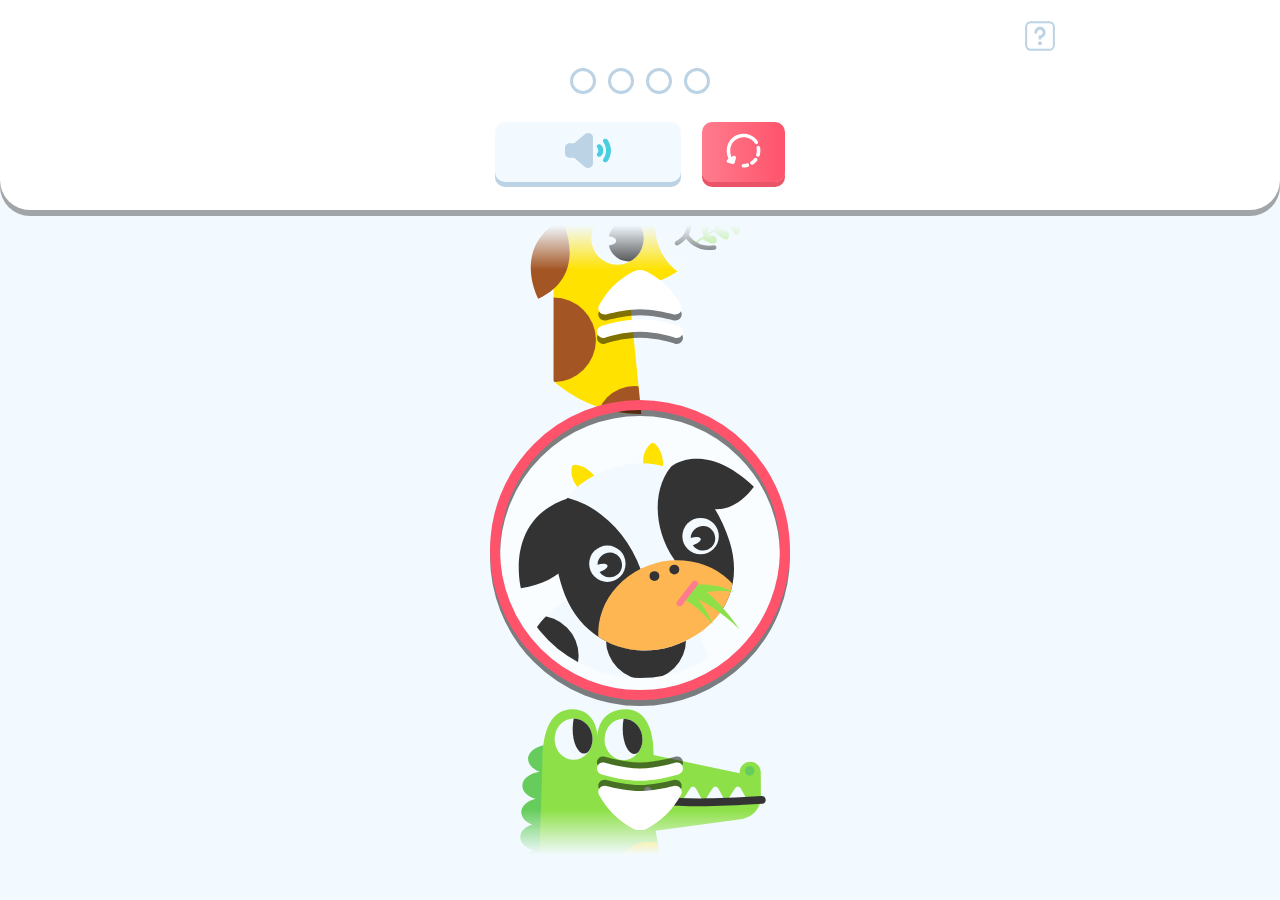
<file: index.html>
<!DOCTYPE html>
<html lang="en">
<head>
    <meta charset="UTF-8">
    <meta name="viewport" content="width=device-width, initial-scale=1.0">
    <title>ZoosPIN</title>
    <link rel="stylesheet" href="style-alt.css"> <!--voor de versie in WIT -->
    <!--<link rel="stylesheet" href="style.css">--> <!--voor de versie in KLEUR -->
    <script defer src="script-slots-alt.js"></script> <!--voor de versie in WIT -->
    <!--<script defer src="script-slots.js"></script>--> <!--voor de versie in KLEUR -->
    <script defer src="script-clone.js"></script> <!-- cloning van de 5 dieren -- voor beide versies -->
    <script type="text/javascript" async src="https://tenor.com/embed.js"></script> <!-- thumbs up & down van TENOR -->
</head>
<body>

<header>

    <div id="help">
        <svg width="32" height="32" viewBox="0 0 32 32" fill="none" xmlns="http://www.w3.org/2000/svg">
            <path d="M2.14307 6.85711C2.14307 4.25348 4.25373 2.14282 6.85735 2.14282H25.1431C27.7467 2.14282 29.8574 4.25349 29.8574 6.85711V25.1428C29.8574 27.7464 27.7467 29.8571 25.1431 29.8571H6.85735C4.25373 29.8571 2.14307 27.7464 2.14307 25.1428V6.85711Z"
                  stroke='#BBD3E5' stroke-width="2"/>
            <path fill-rule="evenodd" clip-rule="evenodd"
                  d="M13.2527 12.3829C13.2527 10.865 14.4832 9.63449 16.0011 9.63449C17.519 9.63449 18.7495 10.865 18.7495 12.3829C18.7495 13.9008 17.519 15.1314 16.0011 15.1314C15.2121 15.1314 14.5725 15.7709 14.5725 16.5599V18.2259C14.5725 19.0149 15.2121 19.6545 16.0011 19.6545C16.7901 19.6545 17.4297 19.0149 17.4297 18.2259V17.8048C19.8336 17.1731 21.6067 14.9851 21.6067 12.3829C21.6067 9.28704 19.0969 6.77734 16.0011 6.77734C12.9052 6.77734 10.3955 9.28704 10.3955 12.3829C10.3955 13.1719 11.0351 13.8115 11.8241 13.8115C12.6131 13.8115 13.2527 13.1719 13.2527 12.3829ZM16.0004 25.2571C17.105 25.2571 18.0004 24.3618 18.0004 23.2571C18.0004 22.1527 17.105 21.2573 16.0004 21.2573C14.8959 21.2573 14.0004 22.1527 14.0004 23.2571C14.0004 24.3618 14.8959 25.2571 16.0004 25.2571Z"
                  fill='#BBD3E5'/>
        </svg>
    </div>
    <div id="slots">
        <div class="slot red"></div>
        <div class="slot yellow"></div>
        <div class="slot blue"></div>
        <div class="slot green"></div>
    </div>
    <div class="assistance">
        <button id="soundButton" class="rectangular-button custom-button">
            <img src="assets/sound.svg" alt="soundbutton">
        </button>

        <button id="undoButton" class="square-button custom-button">
            <img src="assets/undo.svg" alt="undo">
        </button>
    </div>

</header>

<main id="colorborder">

    <div class="wrapper">
        <div class="reel-container mask">
            <div class="reel" id="reel1">
                <img class="picture leeuw" src="assets/leeuw.svg" alt="leeuw">
                <img class="picture giraf" src="assets/giraf.svg" alt="giraf">
                <img class="picture koe" src="assets/koe.svg" alt="koe">
                <img class="picture krokodil" src="assets/krokodil.svg" alt="krokodil">
                <img class="picture poes" src="assets/poes.svg" alt="poes">
            </div>
        </div>
        <div class="upanddown">
            <button id="up">
                <img src="assets/arrow.svg" alt="pijl omhoog">
            </button>
            <button id="down">
                <img src="assets/arrow.svg" alt="pijl omlaag">
            </button>
        </div>
        <div id="choicecircle"></div>
    </div>

    <!-- Success screen overlay -->
    <div id="success">
        <!--<img src="assets/success.svg" alt="success">-->
        <div class="tenor-gif-embed" data-postid="8256945677164093955" data-share-method="host" data-aspect-ratio="1"
             data-width="120%"><a href="https://tenor.com/view/thumbs-up-ok-good-approve-like-gif-8256945677164093955">Thumbs
            Up Ok Sticker</a>from <a href="https://tenor.com/search/thumbs+up-stickers">Thumbs Up Stickers</a></div>
    </div>

    <!-- Invalid PIN screen -->
    <div id="error">
        <!--<img src="assets/fail.svg" alt="error">-->
        <div class="tenor-gif-embed" data-postid="8257014883927409865" data-share-method="host" data-aspect-ratio="1"
             data-width="100%"><a
                href="https://tenor.com/view/thumbs-down-no-don%27t-like-bad-fail-gif-8257014883927409865"></a></div>
    </div>


</main>

</body>
</html>
</file>
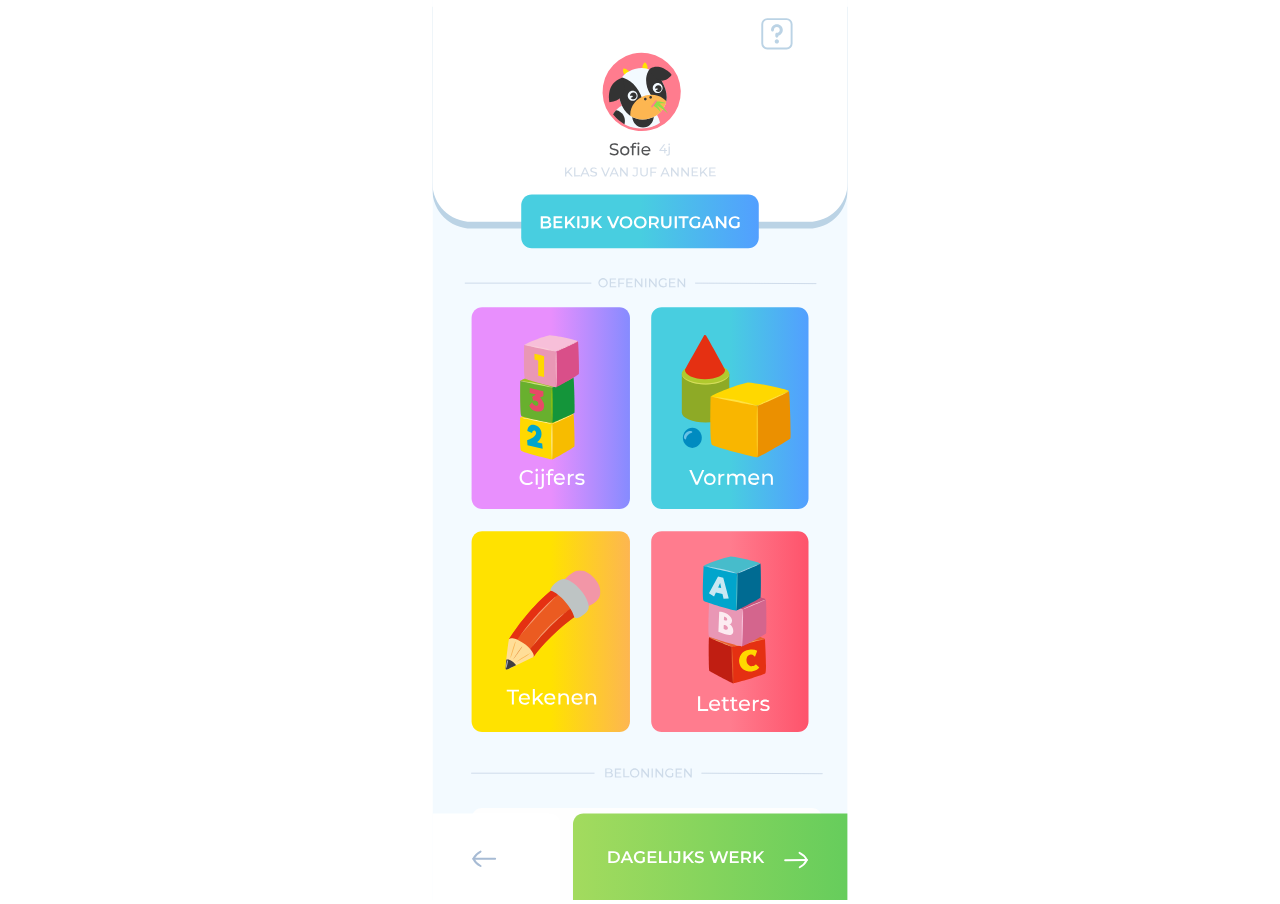
<file: staticscreen.html>
<!DOCTYPE html>
<html lang="en">
<head>
    <meta charset="UTF-8">
    <meta name="viewport" content="width=device-width, initial-scale=1.0">
    <title>Static Screen</title>
    <link rel="stylesheet" href="staticscreen.css">
</head>
<body>
<img src="assets/staticscreen.svg" alt="static screen">
</body>
</html>
</file>
<file: style-alt.css>
* {
    margin: 0;
    padding: 0;
    box-sizing: border-box;
}

body {
    font-family: Arial, sans-serif;
    background-color: #e8e8e8;
    display: flex;
    height: 100vh;
    flex-direction: column;
    justify-content: flex-end;
    align-items: center;
}

header {
    background-color: #ffffff;
    border-radius: 0 0 30px 30px;
    height: 210px;
    width: 100vw;
    display: flex;
    flex-direction: column;
    justify-content: space-evenly;
    align-items: center;
    position: absolute;
    top: 0;
    z-index: 50;
}

header::after {
    content: '';
    position: absolute;
    top: 0;
    left: 0;
    width: 100%;
    height: 100%;
    border-radius: 0 0 30px 30px;
    box-shadow: 0 6px 0 0 rgba(80, 80, 80, 0.5);
    mix-blend-mode: multiply;
    pointer-events: none;
}

#help {
    position: absolute;
    left: 80%;
    top: 20px;
}

#slots {
    width: 140px;
    margin-top: 40px;
    display: flex;
    justify-content: space-between;
}

.slot {
    width: 26px;
    height: 26px;
    border: 3px solid #BBD3E5;
    border-radius: 50%;
    box-shadow: inset 0 0 0 3px rgb(255, 255, 255);
}


button {
    transition: transform 0.3s ease;
}

.custom-button.pressed {
    transform: translateY(6px);
}

.assistance {
    width: 290px;
    display: flex;
    justify-content: space-between;
}

.assistance button {
    height: 60px;
    border-radius: 10px;
    border: none;
    position: relative;
}

.rectangular-button {
    width: 186px;
    background-color: #f3faff;
}

.rectangular-button::after {
    content: '';
    position: absolute;
    top: 0;
    left: 0;
    width: 100%;
    height: 100%;
    border-radius: 10px;
    box-shadow: 0 5px 0 0 rgb(187, 211, 229);
    mix-blend-mode: multiply;
}

.square-button {
    width: 83px;
    background: linear-gradient(90deg, rgb(255, 124, 142) 0%, rgb(254, 83, 107) 100%);
}

.square-button::after {
    content: '';
    position: absolute;
    top: 0;
    left: 0;
    width: 100%;
    height: 100%;
    border-radius: 10px;
    box-shadow: 0 5px 0 0 rgb(234, 84, 104);
    mix-blend-mode: multiply;
}

.assistance button img {
    fill: #8d8d8d;
    height: 35px;
}

#soundButton.active {
    background: linear-gradient(-90deg, rgba(102,205,92,1) 0%, rgba(172,222,95,1) 100%);
}

#soundButton.active::after {
    content: '';
    position: absolute;
    top: 0;
    left: 0;
    width: 100%;
    height: 100%;
    border-radius: 10px;
    box-shadow: 0 5px 0 0 rgb(102, 205, 92);
    mix-blend-mode: multiply;
}

#soundButton.active img {
    filter: brightness(220%);
}



/*%%%%%%%%%%%%%%%%%%%%%%%%%%%%%%%%%*/

main {
    height: 100vh;
    width: 100vw;
    /*background-color: #EB3148;*/
    background-color: #f3faff;
    position: relative;
    overflow: hidden;
}

#colorborder::before {
    content: "";
    width: 300px;
    height: 300px;
    position: absolute;
    top: 550px;
    left: 50%;
    transform: translate(-50%, -50%);
    border-radius: 50%;
    background-color: #858585;
    mix-blend-mode: screen;
}


.mask {
    mask-image: linear-gradient(to bottom, rgba(0, 0, 0, 0) 25%, rgba(0, 0, 0, 1) 30%, rgba(0, 0, 0, 1) 90%, rgba(0, 0, 0, 0) 95%);
}

.wrapper {
    overflow: hidden;
    display: flex;
    flex-direction: column;
}

.reel-container {
    position: absolute;
    display: flex;
    justify-content: center;
    align-items: center;
    height: 100vh;
    width: 100vw;
    overflow: hidden;
}

.reel {
    position: absolute;
    width: 260px;
    top: -110px;
    transform: translateY(0);
    transition: top 0.3s ease;
}

.reel img {
    height: 260px;
    /*margin: 20px auto;*/
    padding: 0;
    overflow: hidden;
}

.upanddown {
    position: absolute;
    transform: translate(-50%, -50%);
    top: 550px;
    left: 50%;
    display: flex;
    flex-direction: column;
    height: 560px;
    width: 86px;
    justify-content: space-between;
}

.upanddown button {
    background: none;
    border: none;
}

.upanddown button img {
    filter: drop-shadow(0px 6px 0 rgba(0, 0, 0, 0.5));
}

#down {
    rotate: 180deg;
}

#choicecircle {
    width: 300px;
    height: 300px;
    position: absolute;
    top: 550px;
    left: 50%;
    transform: translate(-50%, -50%);
    border-radius: 50%;
    border: 10px solid #FE536B;
    filter: drop-shadow(0px 6px 0 rgba(0, 0, 0, 0.5));
    z-index: 1;
}

#error, #success {
    width: 300px;
    height: 300px;
    position: absolute;
    top: 550px;
    left: 50%;
    transform: translate(-50%, -50%);
    border-radius: 50%;
    border: 10px solid #BBD3E5;
    z-index: 10;
    overflow: hidden;
    display: none; /* Initially hidden */
}

#error .tenor-gif-embed {
    filter: hue-rotate(313deg) brightness(85%) contrast(200%);
}

#success .tenor-gif-embed {
    filter: hue-rotate(5deg) brightness(75%) contrast(200%);
}
</file>
<file: style.css>
* {
    margin: 0;
    padding: 0;
    box-sizing: border-box;
}

body {
    font-family: Arial, sans-serif;
    background-color: #e8e8e8;
    display: flex;
    height: 100vh;
    flex-direction: column;
    justify-content: flex-end;
    align-items: center;
}

header {
    background-color: #ffffff;
    border-radius: 0 0 30px 30px;
    height: 210px;
    width: 100vw;
    display: flex;
    flex-direction: column;
    justify-content: space-evenly;
    align-items: center;
    position: absolute;
    top: 0;
    z-index: 50;
}

header::after {
    content: '';
    position: absolute;
    top: 0;
    left: 0;
    width: 100%;
    height: 100%;
    border-radius: 0 0 30px 30px;
    box-shadow: 0 6px 0 0 rgba(80, 80, 80, 0.5);
    mix-blend-mode: multiply;
    pointer-events: none;
}

#help {
    position: absolute;
    left: 80%;
    top: 20px;
}

#slots {
    width: 180px;
    margin-top: 40px;
    display: flex;
    justify-content: space-between;
}

.slot {
    width: 26px;
    height: 26px;
    border: 3px solid #5da2a2;
    border-radius: 50%;
    box-shadow: inset 0 0 0 3px rgb(255, 255, 255);
}


button {
    transition: transform 0.3s ease;
}

.custom-button.pressed {
    transform: translateY(6px);
}

.assistance {
    width: 290px;
    display: flex;
    justify-content: space-between;
}

.assistance button {
    height: 60px;
    border-radius: 10px;
    border: none;
    position: relative;
}

.assistance button::after {
    content: '';
    position: absolute;
    top: 0;
    left: 0;
    width: 100%;
    height: 100%;
    border-radius: 10px;
    box-shadow: 0 6px 0 0 rgba(155, 155, 155, 0.5);
    mix-blend-mode: multiply;
}

.rectangular-button {
    width: 186px;
    background-color: #f3faff;
}

.square-button {
    width: 83px;
    background-color: #EB3148;
}

.assistance button img {
    fill: #8d8d8d;
    height: 40px;
}

#soundButton.active {
    background: linear-gradient(-90deg, rgba(102,205,92,1) 0%, rgba(172,222,95,1) 100%);
}

#soundButton.active img {
    filter: brightness(220%);
}



/*%%%%%%%%%%%%%%%%%%%%%%%%%%%%%%%%%*/

main {
    height: 100vh;
    width: 100vw;
    background-color: #EB3148;
    position: relative;
    overflow: hidden;
}

#colorborder::before {
    content: "";
    width: 300px;
    height: 300px;
    position: absolute;
    top: 550px;
    left: 50%;
    transform: translate(-50%, -50%);
    border-radius: 50%;
    background-color: #858585;
    mix-blend-mode: screen;
}


.mask {
    mask-image: linear-gradient(to bottom, rgba(0, 0, 0, 0) 25%, rgba(0, 0, 0, 1) 40%, rgba(0, 0, 0, 1) 80%, rgba(0, 0, 0, 0) 95%);
}

.wrapper {
    overflow: hidden;
    display: flex;
    flex-direction: column;
}

.reel-container {
    position: absolute;
    display: flex;
    justify-content: center;
    height: 100vh;
    width: 100vw;
    overflow: hidden;
}

.reel {
    position: absolute;
    width: 200px;
    top: 40px;
    transform: translateY(0);
    transition: top 0.3s ease;
}

/*.reel img {
    height: 200px;
    margin: 0;
    padding: 0;
}*/

.upanddown {
    position: absolute;
    transform: translate(-50%, -50%);
    top: 550px;
    left: 50%;
    display: flex;
    flex-direction: column;
    height: 560px;
    width: 86px;
    justify-content: space-between;
}

.upanddown button {
    background: none;
    border: none;
}

.upanddown button img {
    filter: drop-shadow(0px 6px 0 rgba(0, 0, 0, 0.5));
}

#down {
    rotate: 180deg;
}

#choicecircle {
    width: 300px;
    height: 300px;
    position: absolute;
    top: 550px;
    left: 50%;
    transform: translate(-50%, -50%);
    border-radius: 50%;
    border: 10px solid #fff;
    z-index: 1;
}

#success {
    width: 300px;
    height: 680px;
    background: #2EC998;
    position: absolute;
    transform: translate(-50%,-50%);
    border-radius: 30px;
    border: 6px solid #116247;
    top: 62%;
    left: 50%;
    z-index: 10;
    overflow: hidden;
    display: none; /* Initially hidden */
}

#success img {
    position: absolute;
    bottom:0;
}

#error {
    width: 300px;
    height: 680px;
    background: #EB3148;
    position: absolute;
    transform: translate(-50%,-50%);
    border-radius: 30px;
    border: 6px solid #a5112a;
    top: 62%;
    left: 50%;
    z-index: 10;
    overflow: hidden;
    display: none; /* Initially hidden */
}

#error img {
    position: absolute;
    bottom:0;
}
</file>
<file: staticscreen.css>
* {
    margin: 0;
    padding: 0;
    box-sizing: border-box;
}

body {
    max-height: 932px;
    max-width: 430px;
    height: 100vh;
    width: 100vw;
    overflow: hidden;
}

img {
    height: 100vh;
    width: 100vw;
    padding: 0;
    margin: 0;
}
</file>
